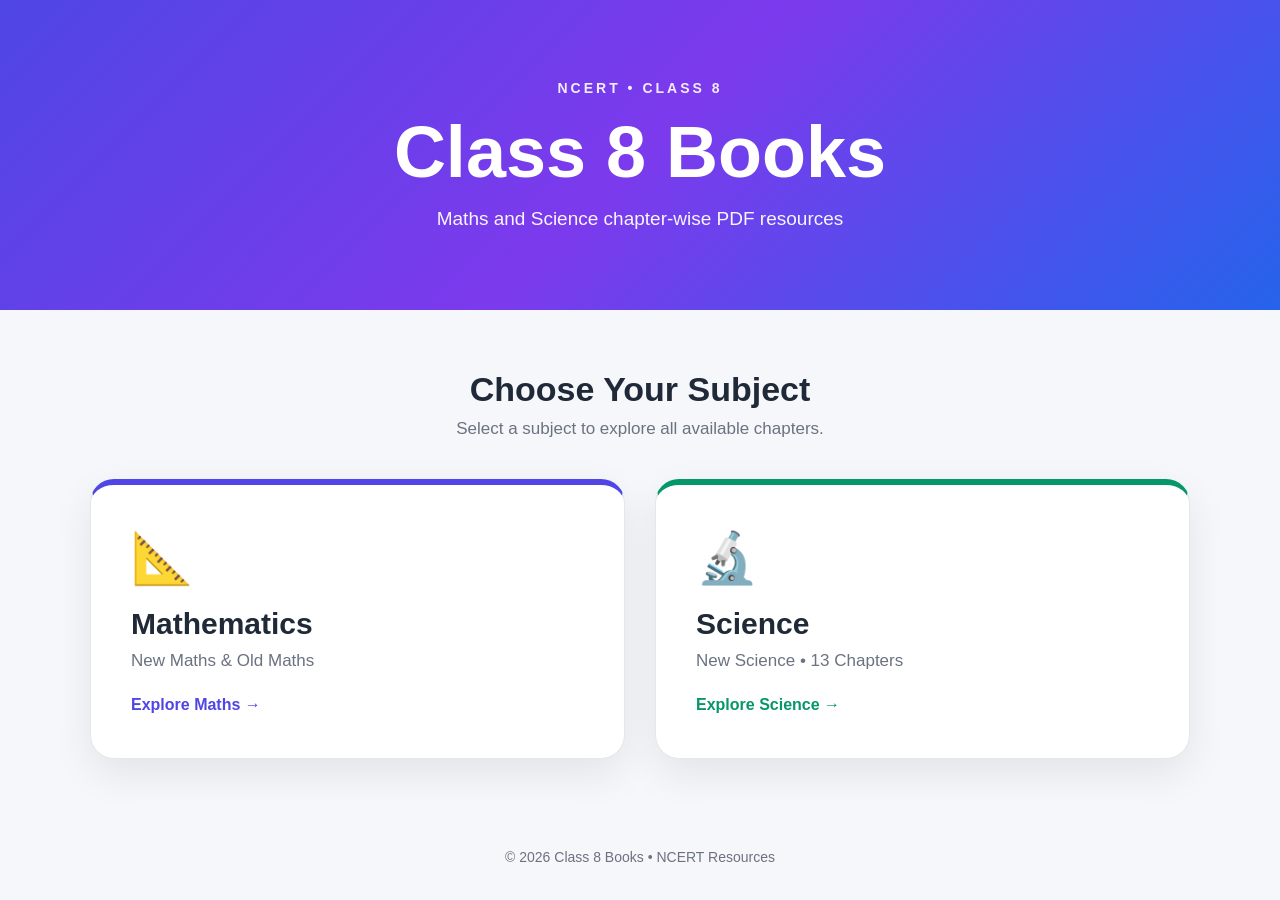
<file: index.html>
<!DOCTYPE html>
<html lang="en">
<head>
    <meta charset="UTF-8">
    <meta name="viewport" content="width=device-width, initial-scale=1.0">
    <title>Class 8 Books</title>
    <link rel="stylesheet" href="style.css">
</head>

<body>
<a href="#main-content" class="skip-link">Skip to main content</a>

    <header class="hero">
        <div class="hero-content">
            <p class="tag">NCERT • CLASS 8</p>
            <h1>Class 8 Books</h1>
            <p>Maths and Science chapter-wise PDF resources</p>
        </div>
    </header>

    <main id="main-content" class="container">

        <section class="welcome">
            <h2>Choose Your Subject</h2>
            <p>Select a subject to explore all available chapters.</p>
        </section>

        <section class="cards">

            <a href="Maths/index.html" class="subject-card maths-card">
                <div class="card-icon">📐</div>
                <h2>Mathematics</h2>
                <p>New Maths & Old Maths</p>
                <span>Explore Maths →</span>
            </a>

            <a href="Science/index.html" class="subject-card science-card">
                <div class="card-icon">🔬</div>
                <h2>Science</h2>
                <p>New Science • 13 Chapters</p>
                <span>Explore Science →</span>
            </a>

        </section>

    </main>

    <footer>
        <p>© 2026 Class 8 Books • NCERT Resources</p>
    </footer>

</body>
</html>
</file>
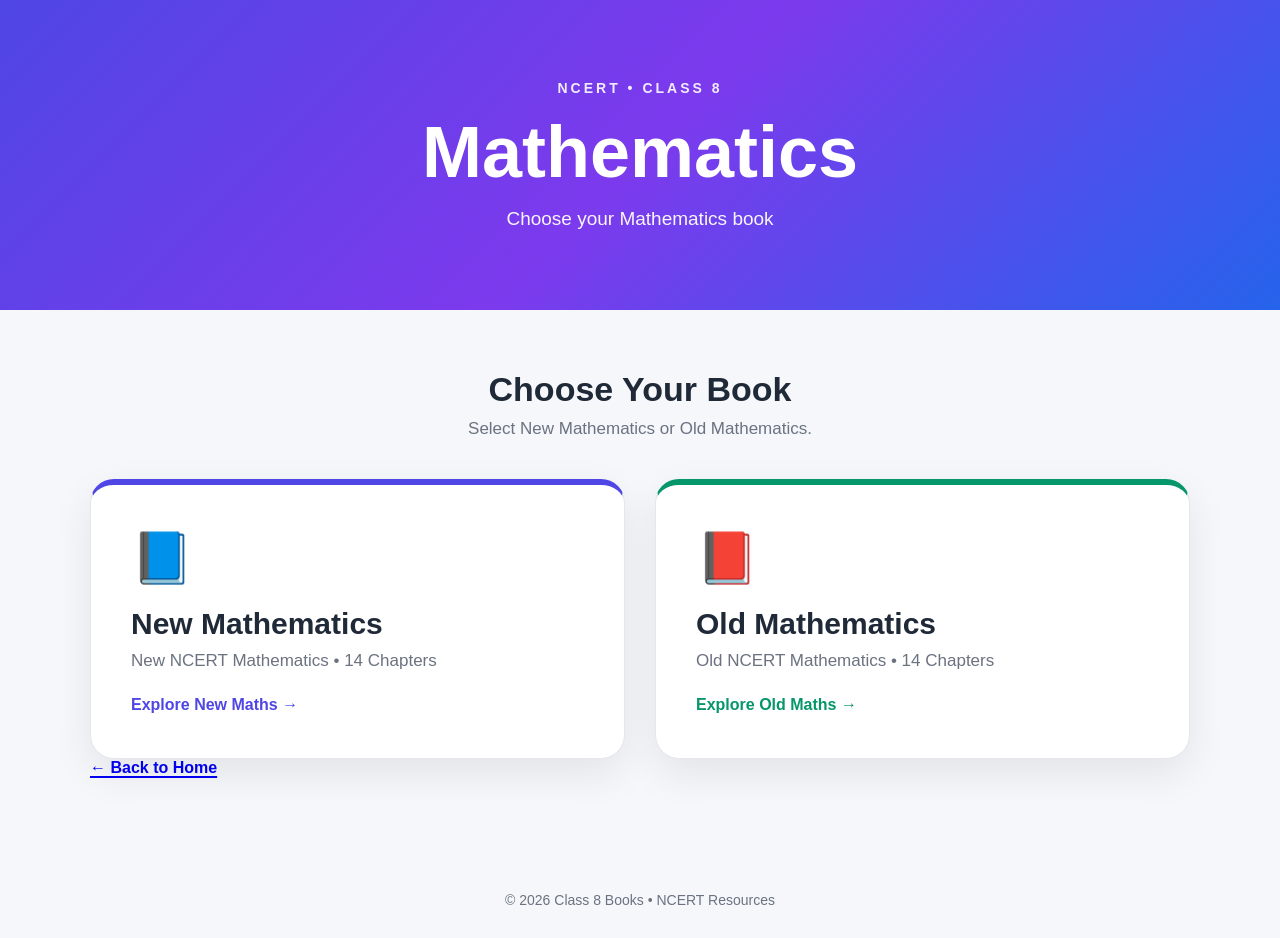
<file: Maths/index.html>
<!DOCTYPE html>
<html lang="en">
<head>
    <meta charset="UTF-8">
    <meta name="viewport" content="width=device-width, initial-scale=1.0">
    <title>Mathematics - Class 8</title>
    <link rel="stylesheet" href="../style.css">
</head>

<body>

    <header class="hero">
        <div class="hero-content">
            <p class="tag">NCERT • CLASS 8</p>
            <h1>Mathematics</h1>
            <p>Choose your Mathematics book</p>
        </div>
    </header>

    <main class="container">

        <section class="welcome">
            <h2>Choose Your Book</h2>
            <p>Select New Mathematics or Old Mathematics.</p>
        </section>

        <section class="cards">

            <a href="NEW Ncert/index.html" class="subject-card maths-card">
                <div class="card-icon">📘</div>
                <h2>New Mathematics</h2>
                <p>New NCERT Mathematics • 14 Chapters</p>
                <span>Explore New Maths →</span>
            </a>

            <a href="OLD Ncert/index.html" class="subject-card science-card">
                <div class="card-icon">📕</div>
                <h2>Old Mathematics</h2>
                <p>Old NCERT Mathematics • 14 Chapters</p>
                <span>Explore Old Maths →</span>
            </a>

        </section>

        <div class="back-link">
            <a href="../index.html">← Back to Home</a>
        </div>

    </main>

    <footer>
        <p>© 2026 Class 8 Books • NCERT Resources</p>
    </footer>

</body>
</html>
</file>
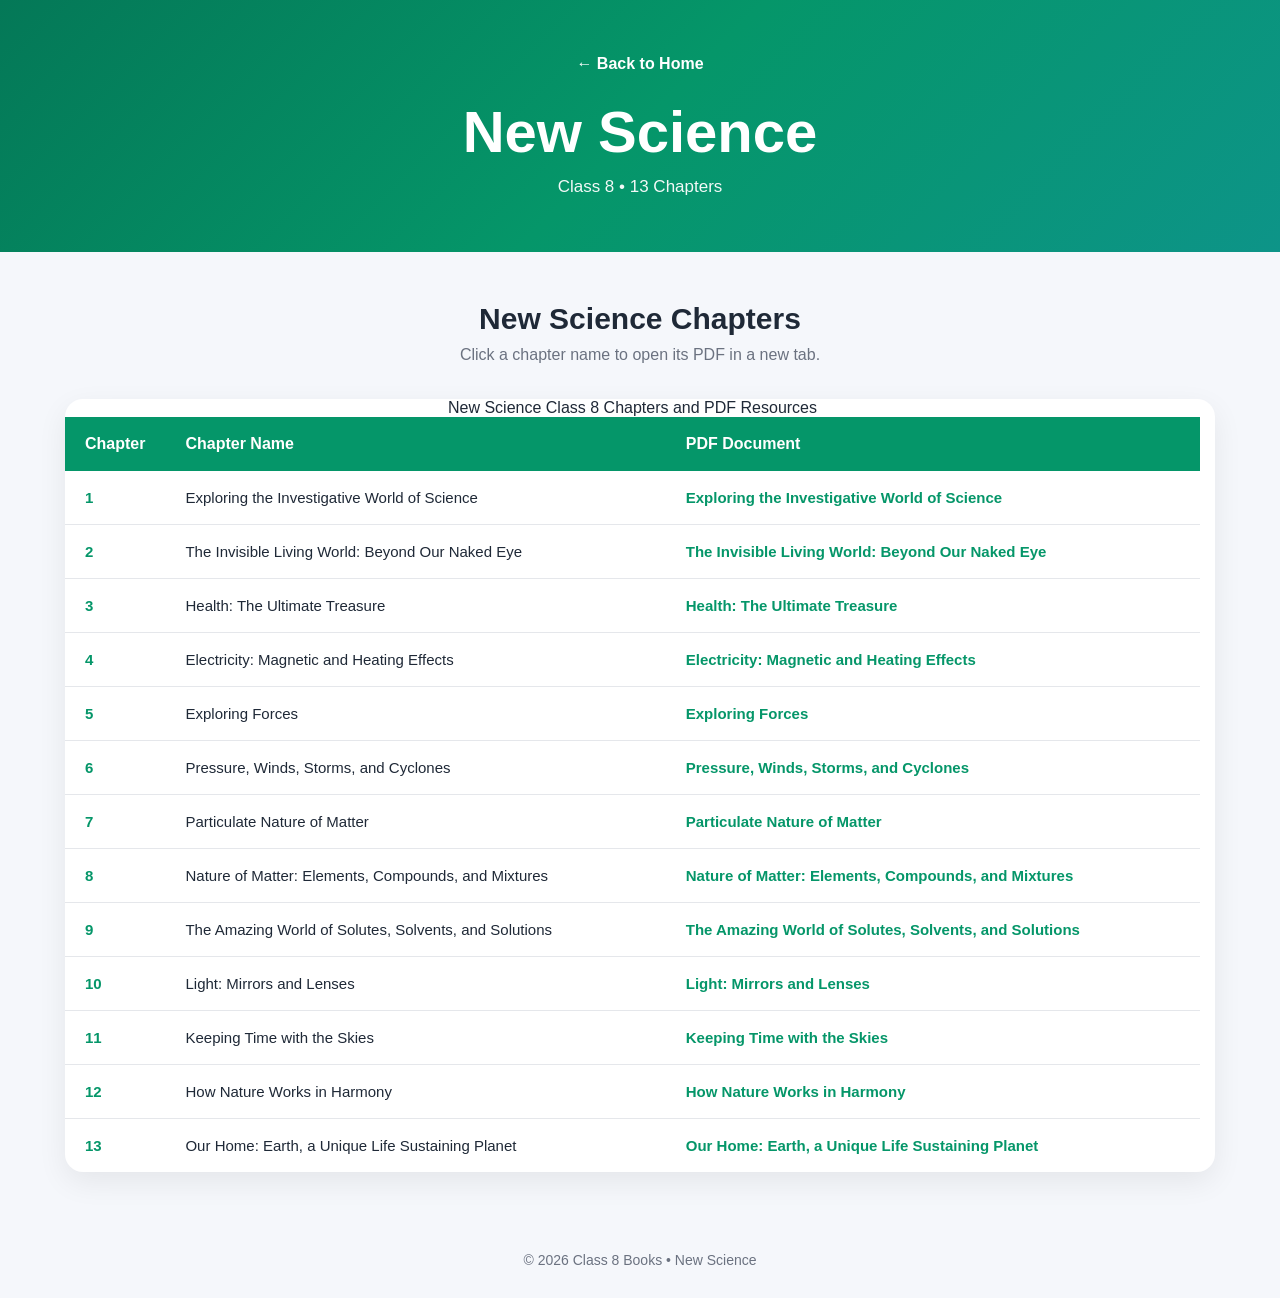
<file: Science/index.html>
<!DOCTYPE html>
<html lang="en">
<head>
    <meta charset="UTF-8">
    <meta name="viewport" content="width=device-width, initial-scale=1.0">
    <title>Class 8 New Science</title>
    <link rel="stylesheet" href="../style.css">
</head>
<body>

    <header class="page-header science-header">
        <a href="../index.html" class="back-link">← Back to Home</a>

        <h1>New Science</h1>
        <p>Class 8 • 13 Chapters</p>
    </header>

    <main class="page-container">

        <div class="page-intro">
            <h2>New Science Chapters</h2>
            <p>Click a chapter name to open its PDF in a new tab.</p>
        </div>

        <div class="table-wrapper">

           <table class="chapter-table science-table">
    <caption>New Science Class 8 Chapters and PDF Resources</caption>
                <thead>
                    <tr>
                        <th scope="col">Chapter</th>
<th scope="col">Chapter Name</th>
<th scope="col">PDF Document</th>                    </tr>
                </thead>

                <tbody>

                    <tr>
                        <td class="chapter-number">1</td>
                        <td>Exploring the Investigative World of Science</td>
                        <td>
                            <a class="pdf-link"
                               href="../pdf/science/hecu101.pdf"
                               target="_blank">
                                Exploring the Investigative World of Science
                            </a>
                        </td>
                    </tr>

                    <tr>
                        <td class="chapter-number">2</td>
                        <td>The Invisible Living World: Beyond Our Naked Eye</td>
                        <td>
                            <a class="pdf-link"
                               href="../pdf/science/hecu102.pdf"
                               target="_blank">
                                The Invisible Living World: Beyond Our Naked Eye
                            </a>
                        </td>
                    </tr>

                    <tr>
                        <td class="chapter-number">3</td>
                        <td>Health: The Ultimate Treasure</td>
                        <td>
                            <a class="pdf-link"
                               href="../pdf/science/hecu103.pdf"
                               target="_blank">
                                Health: The Ultimate Treasure
                            </a>
                        </td>
                    </tr>

                    <tr>
                        <td class="chapter-number">4</td>
                        <td>Electricity: Magnetic and Heating Effects</td>
                        <td>
                            <a class="pdf-link"
                               href="../pdf/science/hecu104.pdf"
                               target="_blank">
                                Electricity: Magnetic and Heating Effects
                            </a>
                        </td>
                    </tr>

                    <tr>
                        <td class="chapter-number">5</td>
                        <td>Exploring Forces</td>
                        <td>
                            <a class="pdf-link"
                               href="../pdf/science/hecu105.pdf"
                               target="_blank">
                                Exploring Forces
                            </a>
                        </td>
                    </tr>

                    <tr>
                        <td class="chapter-number">6</td>
                        <td>Pressure, Winds, Storms, and Cyclones</td>
                        <td>
                            <a class="pdf-link"
                               href="../pdf/science/hecu106.pdf"
                               target="_blank">
                                Pressure, Winds, Storms, and Cyclones
                            </a>
                        </td>
                    </tr>

                    <tr>
                        <td class="chapter-number">7</td>
                        <td>Particulate Nature of Matter</td>
                        <td>
                            <a class="pdf-link"
                               href="../pdf/science/hecu107.pdf"
                               target="_blank">
                                Particulate Nature of Matter
                            </a>
                        </td>
                    </tr>

                    <tr>
                        <td class="chapter-number">8</td>
                        <td>Nature of Matter: Elements, Compounds, and Mixtures</td>
                        <td>
                            <a class="pdf-link"
                               href="../pdf/science/hecu108.pdf"
                               target="_blank">
                                Nature of Matter: Elements, Compounds, and Mixtures
                            </a>
                        </td>
                    </tr>

                    <tr>
                        <td class="chapter-number">9</td>
                        <td>The Amazing World of Solutes, Solvents, and Solutions</td>
                        <td>
                            <a class="pdf-link"
                               href="../pdf/science/hecu109.pdf"
                               target="_blank">
                                The Amazing World of Solutes, Solvents, and Solutions
                            </a>
                        </td>
                    </tr>

                    <tr>
                        <td class="chapter-number">10</td>
                        <td>Light: Mirrors and Lenses</td>
                        <td>
                            <a class="pdf-link"
                               href="../pdf/science/hecu110.pdf"
                               target="_blank">
                                Light: Mirrors and Lenses
                            </a>
                        </td>
                    </tr>

                    <tr>
                        <td class="chapter-number">11</td>
                        <td>Keeping Time with the Skies</td>
                        <td>
                            <a class="pdf-link"
                               href="../pdf/science/hecu111.pdf"
                               target="_blank">
                                Keeping Time with the Skies
                            </a>
                        </td>
                    </tr>

                    <tr>
                        <td class="chapter-number">12</td>
                        <td>How Nature Works in Harmony</td>
                        <td>
                            <a class="pdf-link"
                               href="../pdf/science/hecu112.pdf"
                               target="_blank">
                                How Nature Works in Harmony
                            </a>
                        </td>
                    </tr>

                    <tr>
                        <td class="chapter-number">13</td>
                        <td>Our Home: Earth, a Unique Life Sustaining Planet</td>
                        <td>
                            <a class="pdf-link"
                               href="../pdf/science/hecu113.pdf"
                               target="_blank">
                                Our Home: Earth, a Unique Life Sustaining Planet
                            </a>
                        </td>
                    </tr>

                </tbody>

            </table>

        </div>

    </main>

    <footer>
        <p>© 2026 Class 8 Books • New Science</p>
    </footer>

</body>
</html>
</file>
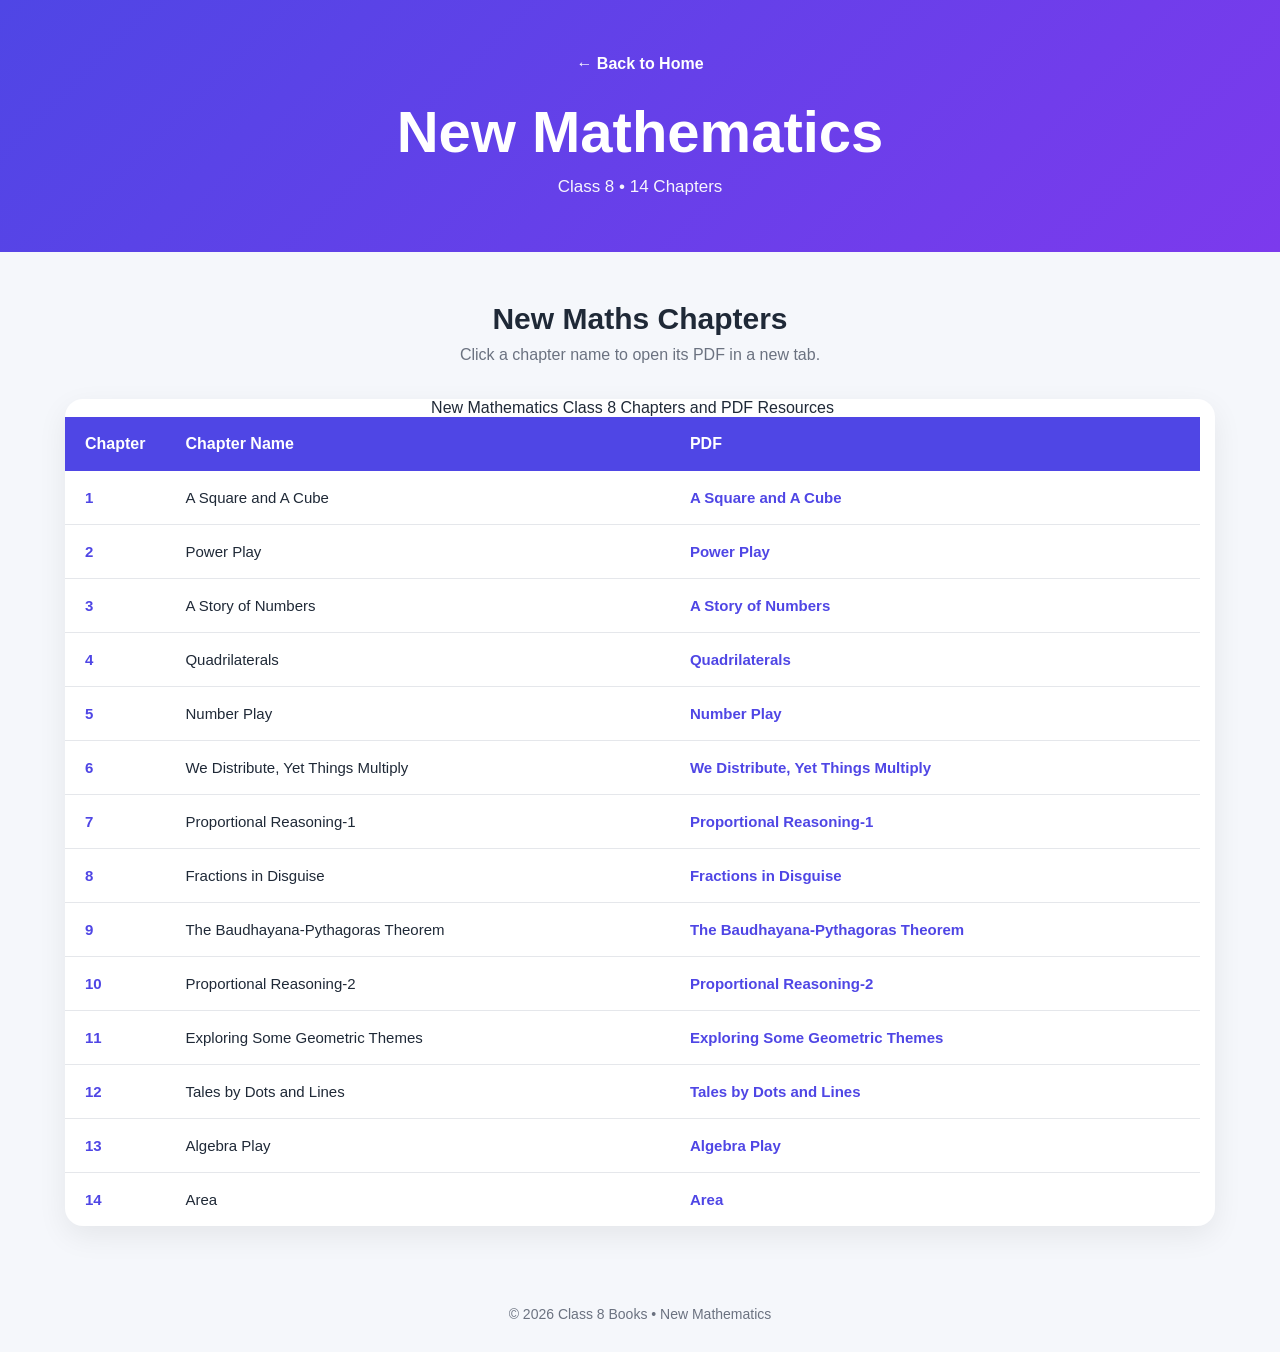
<file: Maths/NEW Ncert/index.html>
<!DOCTYPE html>
<html lang="en">
<head>
    <meta charset="UTF-8">
    <meta name="viewport" content="width=device-width, initial-scale=1.0">
    <title>Class 8 New Maths</title>
    <link rel="stylesheet" href="../../style.css">
</head>
<body>

    <header class="page-header">
        <a href="../../index.html" class="back-link">← Back to Home</a>

        <h1>New Mathematics</h1>
        <p>Class 8 • 14 Chapters</p>
    </header>

    <main class="page-container">

        <div class="page-intro">
            <h2>New Maths Chapters</h2>
            <p>Click a chapter name to open its PDF in a new tab.</p>
        </div>

        <div class="table-wrapper">

            <table class="chapter-table">
    <caption>New Mathematics Class 8 Chapters and PDF Resources</caption>

                <thead>
                    <tr>
                       <th scope="col">Chapter</th>
<th scope="col">Chapter Name</th>
<th scope="col">PDF</th>
                    </tr>
                </thead>

                <tbody>

                    <tr>
                        <td class="chapter-number">1</td>
                        <td>A Square and A Cube</td>
                        <td>
                            <a class="pdf-link"
                               href="../../pdf/maths/new/hegp101.pdf"
                               target="_blank">
                                A Square and A Cube
                            </a>
                        </td>
                    </tr>

                    <tr>
                        <td class="chapter-number">2</td>
                        <td>Power Play</td>
                        <td>
                            <a class="pdf-link"
                               href="../../pdf/maths/new/hegp102.pdf"
                               target="_blank">
                                Power Play
                            </a>
                        </td>
                    </tr>

                    <tr>
                        <td class="chapter-number">3</td>
                        <td>A Story of Numbers</td>
                        <td>
                            <a class="pdf-link"
                               href="../../pdf/maths/new/hegp103.pdf"
                               target="_blank">
                                A Story of Numbers
                            </a>
                        </td>
                    </tr>

                    <tr>
                        <td class="chapter-number">4</td>
                        <td>Quadrilaterals</td>
                        <td>
                            <a class="pdf-link"
                               href="../../pdf/maths/new/hegp104.pdf"
                               target="_blank">
                                Quadrilaterals
                            </a>
                        </td>
                    </tr>

                    <tr>
                        <td class="chapter-number">5</td>
                        <td>Number Play</td>
                        <td>
                            <a class="pdf-link"
                               href="../../pdf/maths/new/hegp105.pdf"
                               target="_blank">
                                Number Play
                            </a>
                        </td>
                    </tr>

                    <tr>
                        <td class="chapter-number">6</td>
                        <td>We Distribute, Yet Things Multiply</td>
                        <td>
                            <a class="pdf-link"
                               href="../../pdf/maths/new/hegp106.pdf"
                               target="_blank">
                                We Distribute, Yet Things Multiply
                            </a>
                        </td>
                    </tr>

                    <tr>
                        <td class="chapter-number">7</td>
                        <td>Proportional Reasoning-1</td>
                        <td>
                            <a class="pdf-link"
                               href="../../pdf/maths/new/hegp107.pdf"
                               target="_blank">
                                Proportional Reasoning-1
                            </a>
                        </td>
                    </tr>

                    <tr>
                        <td class="chapter-number">8</td>
                        <td>Fractions in Disguise</td>
                        <td>
                            <a class="pdf-link"
                               href="../../pdf/maths/new/hegp201.pdf"
                               target="_blank">
                                Fractions in Disguise
                            </a>
                        </td>
                    </tr>

                    <tr>
                        <td class="chapter-number">9</td>
                        <td>The Baudhayana-Pythagoras Theorem</td>
                        <td>
                            <a class="pdf-link"
                               href="../../pdf/maths/new/hegp202.pdf"
                               target="_blank">
                                The Baudhayana-Pythagoras Theorem
                            </a>
                        </td>
                    </tr>

                    <tr>
                        <td class="chapter-number">10</td>
                        <td>Proportional Reasoning-2</td>
                        <td>
                            <a class="pdf-link"
                               href="../../pdf/maths/new/hegp203.pdf"
                               target="_blank">
                                Proportional Reasoning-2
                            </a>
                        </td>
                    </tr>

                    <tr>
                        <td class="chapter-number">11</td>
                        <td>Exploring Some Geometric Themes</td>
                        <td>
                            <a class="pdf-link"
                               href="../../pdf/maths/new/hegp204.pdf"
                               target="_blank">
                                Exploring Some Geometric Themes
                            </a>
                        </td>
                    </tr>

                    <tr>
                        <td class="chapter-number">12</td>
                        <td>Tales by Dots and Lines</td>
                        <td>
                            <a class="pdf-link"
                               href="../../pdf/maths/new/hegp205.pdf"
                               target="_blank">
                                Tales by Dots and Lines
                            </a>
                        </td>
                    </tr>

                    <tr>
                        <td class="chapter-number">13</td>
                        <td>Algebra Play</td>
                        <td>
                            <a class="pdf-link"
                               href="../../pdf/maths/new/hegp206.pdf"
                               target="_blank">
                                Algebra Play
                            </a>
                        </td>
                    </tr>

                    <tr>
                        <td class="chapter-number">14</td>
                        <td>Area</td>
                        <td>
                            <a class="pdf-link"
                               href="../../pdf/maths/new/hegp207.pdf"
                               target="_blank">
                                Area
                            </a>
                        </td>
                    </tr>

                </tbody>

            </table>

        </div>

    </main>

    <footer>
        <p>© 2026 Class 8 Books • New Mathematics</p>
    </footer>

</body>
</html>
</file>
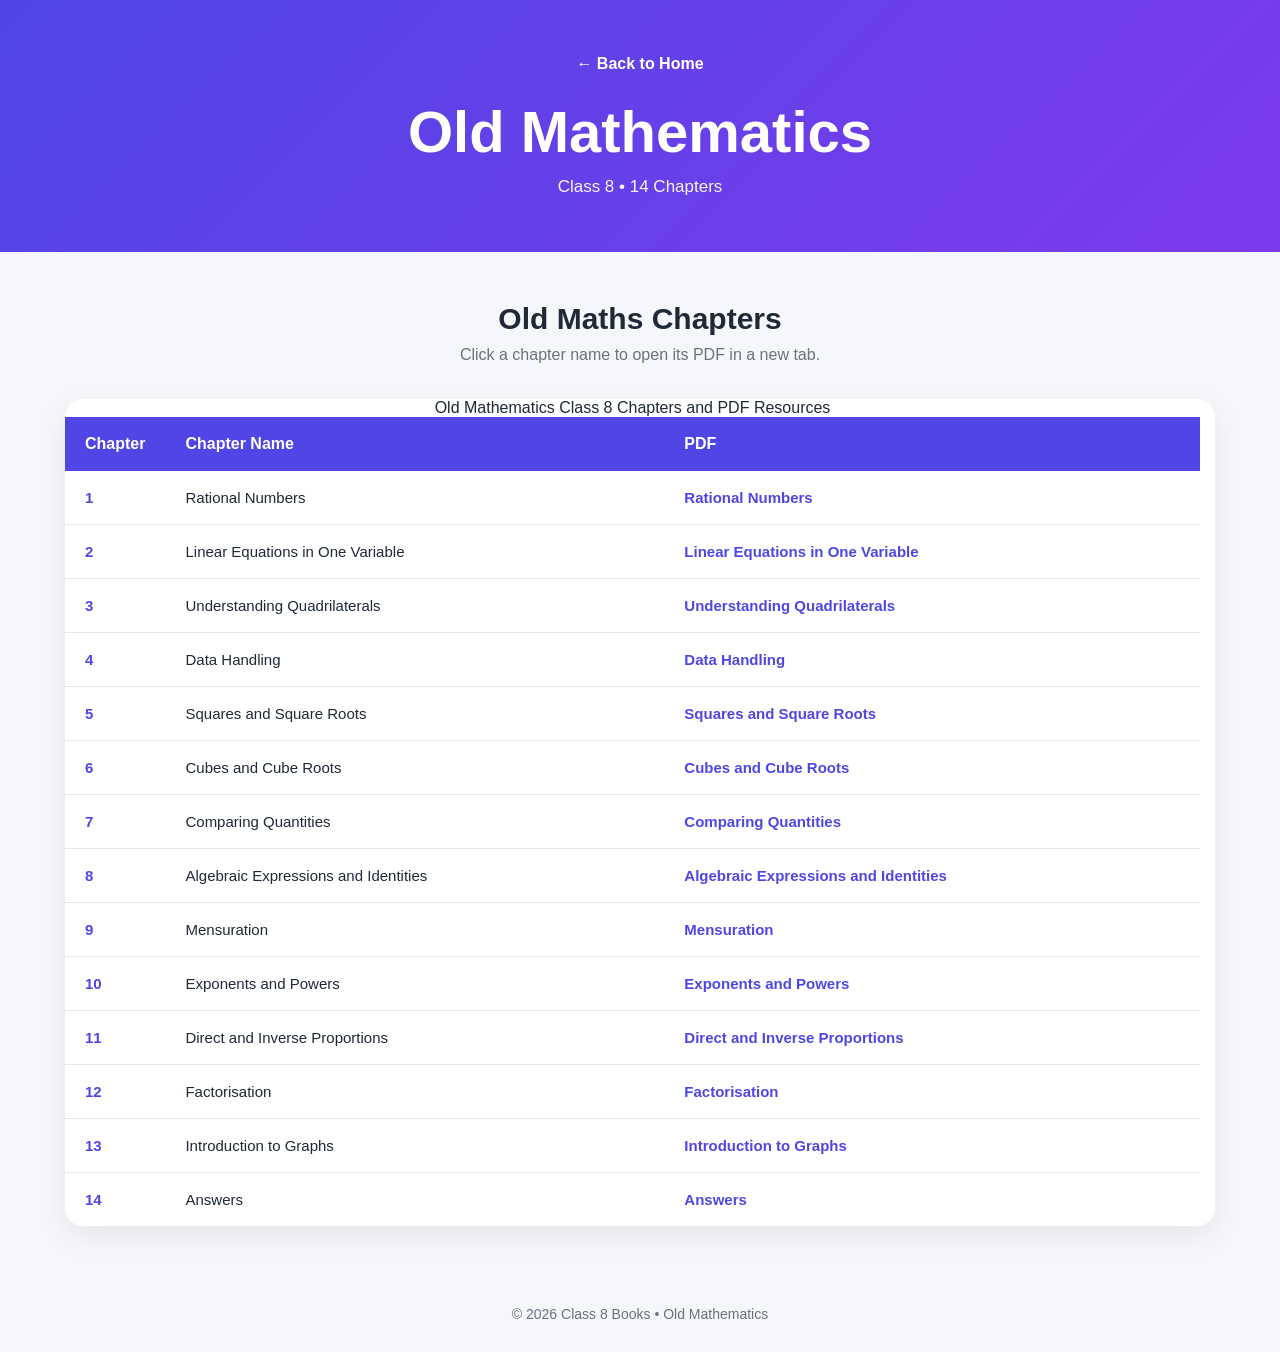
<file: Maths/OLD Ncert/index.html>
<!DOCTYPE html>
<html lang="en">
<head>
    <meta charset="UTF-8">
    <meta name="viewport" content="width=device-width, initial-scale=1.0">
    <title>Class 8 Old Maths</title>
    <link rel="stylesheet" href="../../style.css">
</head>
<body>

    <header class="page-header">
        <a href="../../index.html" class="back-link">← Back to Home</a>

        <h1>Old Mathematics</h1>
        <p>Class 8 • 14 Chapters</p>
    </header>

    <main class="page-container">

        <div class="page-intro">
            <h2>Old Maths Chapters</h2>
            <p>Click a chapter name to open its PDF in a new tab.</p>
        </div>

        <div class="table-wrapper">

           <table class="chapter-table">
    <caption>Old Mathematics Class 8 Chapters and PDF Resources</caption>
                <thead>
                    <tr>
                        <th scope="col">Chapter</th>
<th scope="col">Chapter Name</th>
<th scope="col">PDF</th>                    </tr>
                </thead>

                <tbody>

                    <tr>
                        <td class="chapter-number">1</td>
                        <td>Rational Numbers</td>
                        <td>
                            <a class="pdf-link"
                               href="../../pdf/maths/old/hemh101.pdf"
                               target="_blank">
                                Rational Numbers
                            </a>
                        </td>
                    </tr>

                    <tr>
                        <td class="chapter-number">2</td>
                        <td>Linear Equations in One Variable</td>
                        <td>
                            <a class="pdf-link"
                               href="../../pdf/maths/old/hemh102.pdf"
                               target="_blank">
                                Linear Equations in One Variable
                            </a>
                        </td>
                    </tr>

                    <tr>
                        <td class="chapter-number">3</td>
                        <td>Understanding Quadrilaterals</td>
                        <td>
                            <a class="pdf-link"
                               href="../../pdf/maths/old/hemh103.pdf"
                               target="_blank">
                                Understanding Quadrilaterals
                            </a>
                        </td>
                    </tr>

                    <tr>
                        <td class="chapter-number">4</td>
                        <td>Data Handling</td>
                        <td>
                            <a class="pdf-link"
                               href="../../pdf/maths/old/hemh104.pdf"
                               target="_blank">
                                Data Handling
                            </a>
                        </td>
                    </tr>

                    <tr>
                        <td class="chapter-number">5</td>
                        <td>Squares and Square Roots</td>
                        <td>
                            <a class="pdf-link"
                               href="../../pdf/maths/old/hemh105.pdf"
                               target="_blank">
                                Squares and Square Roots
                            </a>
                        </td>
                    </tr>

                    <tr>
                        <td class="chapter-number">6</td>
                        <td>Cubes and Cube Roots</td>
                        <td>
                            <a class="pdf-link"
                               href="../../pdf/maths/old/hemh106.pdf"
                               target="_blank">
                                Cubes and Cube Roots
                            </a>
                        </td>
                    </tr>

                    <tr>
                        <td class="chapter-number">7</td>
                        <td>Comparing Quantities</td>
                        <td>
                            <a class="pdf-link"
                               href="../../pdf/maths/old/hemh107.pdf"
                               target="_blank">
                                Comparing Quantities
                            </a>
                        </td>
                    </tr>

                    <tr>
                        <td class="chapter-number">8</td>
                        <td>Algebraic Expressions and Identities</td>
                        <td>
                            <a class="pdf-link"
                               href="../../pdf/maths/old/hemh108.pdf"
                               target="_blank">
                                Algebraic Expressions and Identities
                            </a>
                        </td>
                    </tr>

                    <tr>
                        <td class="chapter-number">9</td>
                        <td>Mensuration</td>
                        <td>
                            <a class="pdf-link"
                               href="../../pdf/maths/old/hemh109.pdf"
                               target="_blank">
                                Mensuration
                            </a>
                        </td>
                    </tr>

                    <tr>
                        <td class="chapter-number">10</td>
                        <td>Exponents and Powers</td>
                        <td>
                            <a class="pdf-link"
                               href="../../pdf/maths/old/hemh110.pdf"
                               target="_blank">
                                Exponents and Powers
                            </a>
                        </td>
                    </tr>

                    <tr>
                        <td class="chapter-number">11</td>
                        <td>Direct and Inverse Proportions</td>
                        <td>
                            <a class="pdf-link"
                               href="../../pdf/maths/old/hemh111.pdf"
                               target="_blank">
                                Direct and Inverse Proportions
                            </a>
                        </td>
                    </tr>

                    <tr>
                        <td class="chapter-number">12</td>
                        <td>Factorisation</td>
                        <td>
                            <a class="pdf-link"
                               href="../../pdf/maths/old/hemh112.pdf"
                               target="_blank">
                                Factorisation
                            </a>
                        </td>
                    </tr>

                    <tr>
                        <td class="chapter-number">13</td>
                        <td>Introduction to Graphs</td>
                        <td>
                            <a class="pdf-link"
                               href="../../pdf/maths/old/hemh113.pdf"
                               target="_blank">
                                Introduction to Graphs
                            </a>
                        </td>
                    </tr>

                    <tr>
                        <td class="chapter-number">14</td>
                        <td>Answers</td>
                        <td>
                            <a class="pdf-link"
                               href="../../pdf/maths/old/hemh1an.pdf"
                               target="_blank">
                                Answers
                            </a>
                        </td>
                    </tr>

                </tbody>

            </table>

        </div>

    </main>

    <footer>
        <p>© 2026 Class 8 Books • Old Mathematics</p>
    </footer>

</body>
</html>
</file>
<file: style.css>
* {
    margin: 0;
    padding: 0;
    box-sizing: border-box;
}

html {
    scroll-behavior: smooth;
}

body {
    font-family: Arial, Helvetica, sans-serif;
    background: #f5f7fb;
    color: #1f2937;
    min-height: 100vh;
}

/* =========================
   HERO
========================= */

.hero {
    background: linear-gradient(135deg, #4f46e5, #7c3aed, #2563eb);
    color: white;
    padding: 80px 20px;
    text-align: center;
}

.hero-content {
    max-width: 900px;
    margin: auto;
}

.tag {
    font-size: 14px;
    font-weight: bold;
    letter-spacing: 3px;
    margin-bottom: 15px;
    opacity: 0.9;
}

.hero h1 {
    font-size: clamp(40px, 7vw, 72px);
    margin-bottom: 15px;
}

.hero p:last-child {
    font-size: 19px;
    opacity: 0.95;
}

/* =========================
   MAIN CONTAINER
========================= */

.container {
    width: min(1100px, 92%);
    margin: 0 auto;
    padding: 60px 0;
}

.welcome {
    text-align: center;
    margin-bottom: 40px;
}

.welcome h2 {
    font-size: 34px;
    margin-bottom: 10px;
}

.welcome p {
    color: #6b7280;
    font-size: 17px;
}

/* =========================
   SUBJECT CARDS
========================= */

.cards {
    display: grid;
    grid-template-columns: repeat(2, 1fr);
    gap: 30px;
}

.subject-card {
    text-decoration: none;
    color: #1f2937;
    background: white;
    border-radius: 24px;
    padding: 40px;
    min-height: 280px;
    display: flex;
    flex-direction: column;
    justify-content: center;
    box-shadow: 0 15px 40px rgba(0, 0, 0, 0.08);
    transition: transform 0.25s ease, box-shadow 0.25s ease;
    border: 1px solid #e5e7eb;
}

.subject-card:hover {
    transform: translateY(-7px);
    box-shadow: 0 20px 50px rgba(0, 0, 0, 0.13);
}

.card-icon {
    font-size: 50px;
    margin-bottom: 20px;
}

.subject-card h2 {
    font-size: 30px;
    margin-bottom: 10px;
}

.subject-card p {
    color: #6b7280;
    font-size: 17px;
    margin-bottom: 25px;
}

.subject-card span {
    font-weight: bold;
    font-size: 16px;
}

.maths-card {
    border-top: 6px solid #4f46e5;
}

.maths-card span {
    color: #4f46e5;
}

.science-card {
    border-top: 6px solid #059669;
}

.science-card span {
    color: #059669;
}

/* =========================
   COMMON PAGE HEADER
========================= */

.page-header {
    background: linear-gradient(135deg, #4f46e5, #7c3aed);
    color: white;
    padding: 55px 20px;
    text-align: center;
}

.page-header.science-header {
    background: linear-gradient(135deg, #047857, #059669, #0d9488);
}

.page-header h1 {
    font-size: clamp(34px, 6vw, 58px);
    margin-bottom: 12px;
}

.page-header p {
    font-size: 17px;
    opacity: 0.95;
}

.back-link {
    display: inline-block;
    color: white;
    text-decoration: none;
    margin-bottom: 25px;
    font-weight: bold;
}

.back-link:hover {
    text-decoration: underline;
}

/* =========================
   PAGE CONTAINER
========================= */

.page-container {
    width: min(1150px, 94%);
    margin: 0 auto;
    padding: 50px 0;
}

.page-intro {
    text-align: center;
    margin-bottom: 35px;
}

.page-intro h2 {
    font-size: 30px;
    margin-bottom: 10px;
}

.page-intro p {
    color: #6b7280;
}

/* =========================
   MATHS VERSION CARDS
========================= */

.version-cards {
    display: grid;
    grid-template-columns: repeat(2, 1fr);
    gap: 25px;
    margin-bottom: 45px;
}

.version-card {
    background: white;
    border-radius: 20px;
    padding: 30px;
    text-decoration: none;
    color: #1f2937;
    border: 1px solid #e5e7eb;
    box-shadow: 0 10px 30px rgba(0, 0, 0, 0.07);
    transition: transform 0.25s ease, box-shadow 0.25s ease;
}

.version-card:hover {
    transform: translateY(-5px);
    box-shadow: 0 16px 35px rgba(0, 0, 0, 0.12);
}

.version-card h3 {
    font-size: 24px;
    margin-bottom: 8px;
}

.version-card p {
    color: #6b7280;
}

.version-card span {
    display: inline-block;
    margin-top: 18px;
    font-weight: bold;
    color: #4f46e5;
}

/* =========================
   TABLE
========================= */

.table-wrapper {
    width: 100%;
    overflow-x: auto;
    overflow-y: hidden;
    scrollbar-gutter: stable;
    background: white;
    border-radius: 18px;
    box-shadow: 0 10px 30px rgba(0, 0, 0, 0.07);
}

.table-wrapper::-webkit-scrollbar {
    height: 10px;
}

.table-wrapper::-webkit-scrollbar-track {
    background: #e5e7eb;
    border-radius: 10px;
}

.table-wrapper::-webkit-scrollbar-thumb {
    background: #9ca3af;
    border-radius: 10px;
}

.chapter-table {
    width: 100%;
    min-width: 700px;
    border-collapse: collapse;
}

.chapter-table th {
    background: #4f46e5;
    color: white;
    padding: 18px 20px;
    text-align: left;
    font-size: 16px;
}

.chapter-table td {
    padding: 18px 20px;
    border-bottom: 1px solid #e5e7eb;
    font-size: 15px;
}

.chapter-table tbody tr {
    transition: background 0.2s ease;
}

.chapter-table tbody tr:hover {
    background: #f3f4ff;
}

.chapter-table tbody tr:last-child td {
    border-bottom: none;
}

.chapter-number {
    font-weight: bold;
    color: #4f46e5;
    width: 100px;
}

.pdf-link {
    color: #4f46e5;
    text-decoration: none;
    font-weight: bold;
}

.pdf-link:hover {
    text-decoration: underline;
}

/* Science table */

.science-table th {
    background: #059669;
}

.science-table tbody tr:hover {
    background: #ecfdf5;
}

.science-table .chapter-number {
    color: #059669;
}

.science-table .pdf-link {
    color: #059669;
}

/* =========================
   FOOTER
========================= */

footer {
    text-align: center;
    padding: 30px 20px;
    color: #6b7280;
    font-size: 14px;
}

/* =========================
   MOBILE
========================= */

@media (max-width: 700px) {

    .hero {
        padding: 60px 20px;
    }

    .hero h1 {
        font-size: 42px;
    }

    .hero p:last-child {
        font-size: 16px;
    }

    .container {
        padding: 45px 0;
    }

    .cards {
        grid-template-columns: 1fr;
    }

    .subject-card {
        padding: 30px;
        min-height: 240px;
    }

    .welcome h2 {
        font-size: 28px;
    }

    .version-cards {
        grid-template-columns: 1fr;
    }

    .page-header {
        padding: 45px 15px;
    }

    .page-header h1 {
        font-size: 38px;
    }

    .page-container {
        padding: 35px 0;
    }

    .chapter-table {
        min-width: 650px;
    }

    .chapter-table th,
    .chapter-table td {
        padding: 15px;
    }
}

/* Accessibility */

a:focus-visible {
    outline: 3px solid #000;
    outline-offset: 4px;
    border-radius: 6px;
}

a {
    text-decoration-thickness: 2px;
    text-underline-offset: 3px;
}

/* Skip Link */

.skip-link {
    position: absolute;
    left: -9999px;
    top: 10px;
    z-index: 9999;
    padding: 10px 14px;
    background: #ffffff;
    color: #000000;
    border: 2px solid #000000;
    border-radius: 6px;
    font-weight: 700;
}

.skip-link:focus {
    left: 10px;
}
</file>
